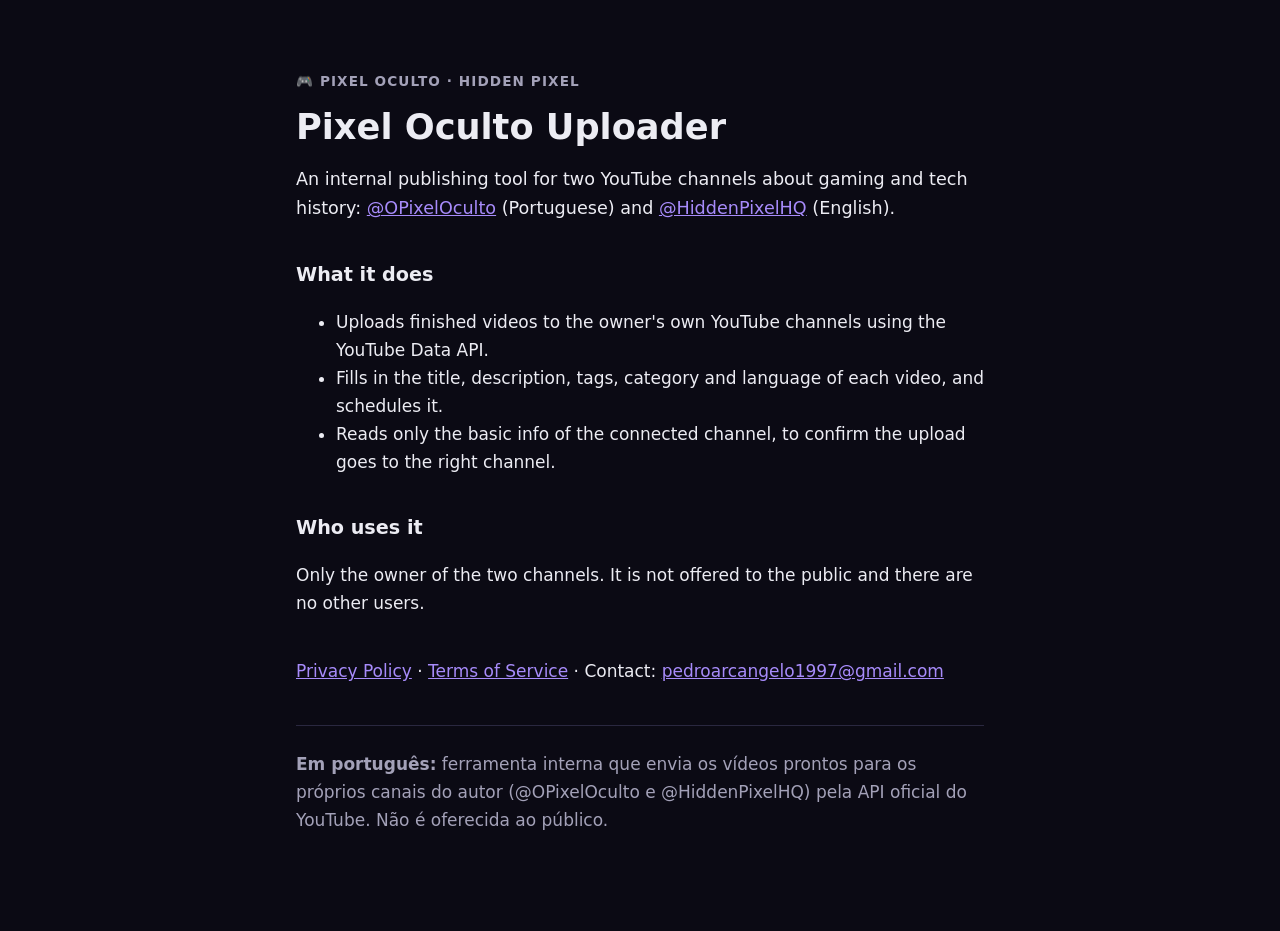
<file: index.html>
<!doctype html>
<html lang="en">
<head>
<meta charset="utf-8">
<meta name="viewport" content="width=device-width, initial-scale=1">
<title>Pixel Oculto Uploader</title>
<link rel="stylesheet" href="style.css">
</head>
<body>
<main>
  <p class="tag">🎮 PIXEL OCULTO · HIDDEN PIXEL</p>
  <h1>Pixel Oculto Uploader</h1>
  <p class="lead">An internal publishing tool for two YouTube channels about gaming and tech history:
    <a href="https://www.youtube.com/@OPixelOculto">@OPixelOculto</a> (Portuguese) and
    <a href="https://www.youtube.com/@HiddenPixelHQ">@HiddenPixelHQ</a> (English).</p>

  <h2>What it does</h2>
  <ul>
    <li>Uploads finished videos to the owner's own YouTube channels using the YouTube Data API.</li>
    <li>Fills in the title, description, tags, category and language of each video, and schedules it.</li>
    <li>Reads only the basic info of the connected channel, to confirm the upload goes to the right channel.</li>
  </ul>

  <h2>Who uses it</h2>
  <p>Only the owner of the two channels. It is not offered to the public and there are no other users.</p>

  <p class="links">
    <a href="privacy.html">Privacy Policy</a> ·
    <a href="terms.html">Terms of Service</a> ·
    Contact: <a href="mailto:pedroarcangelo1997@gmail.com">pedroarcangelo1997@gmail.com</a>
  </p>

  <hr>
  <p class="pt"><strong>Em português:</strong> ferramenta interna que envia os vídeos prontos para os
    próprios canais do autor (@OPixelOculto e @HiddenPixelHQ) pela API oficial do YouTube.
    Não é oferecida ao público.</p>
</main>
</body>
</html>
</file>
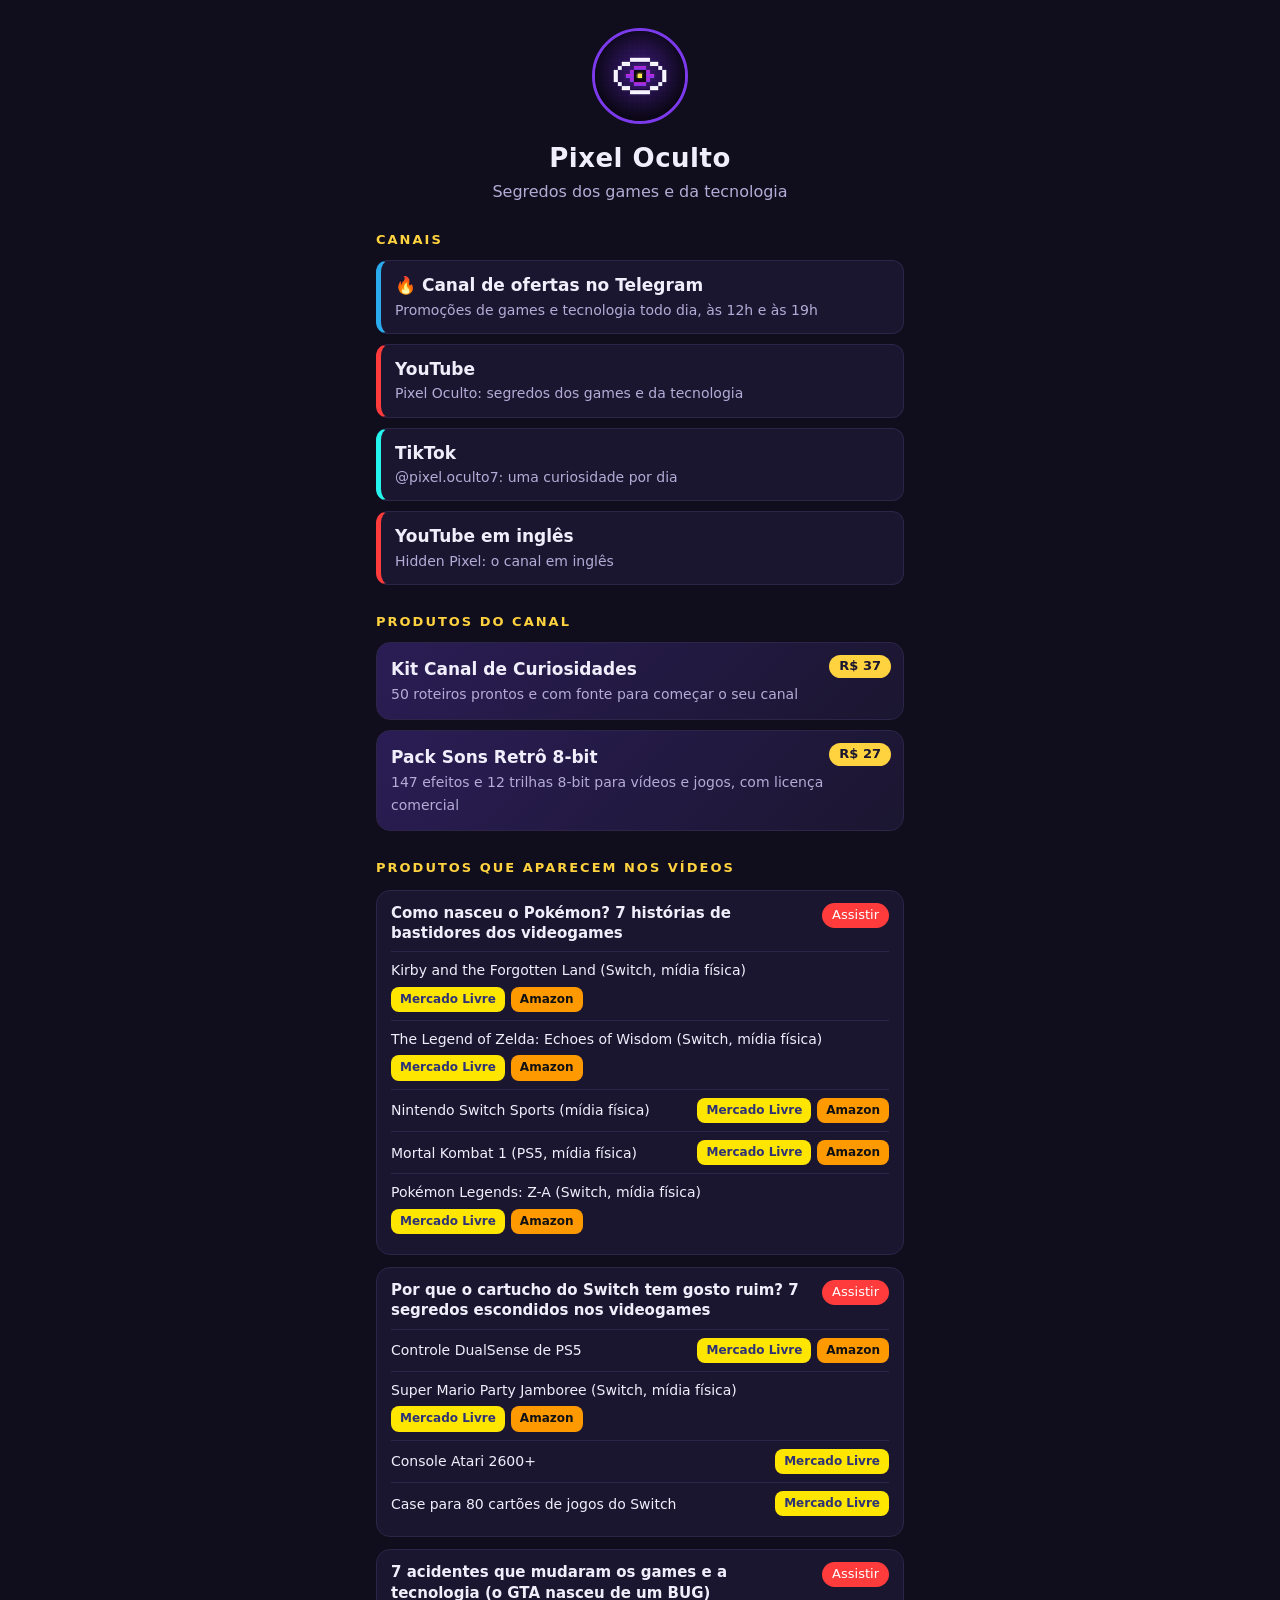
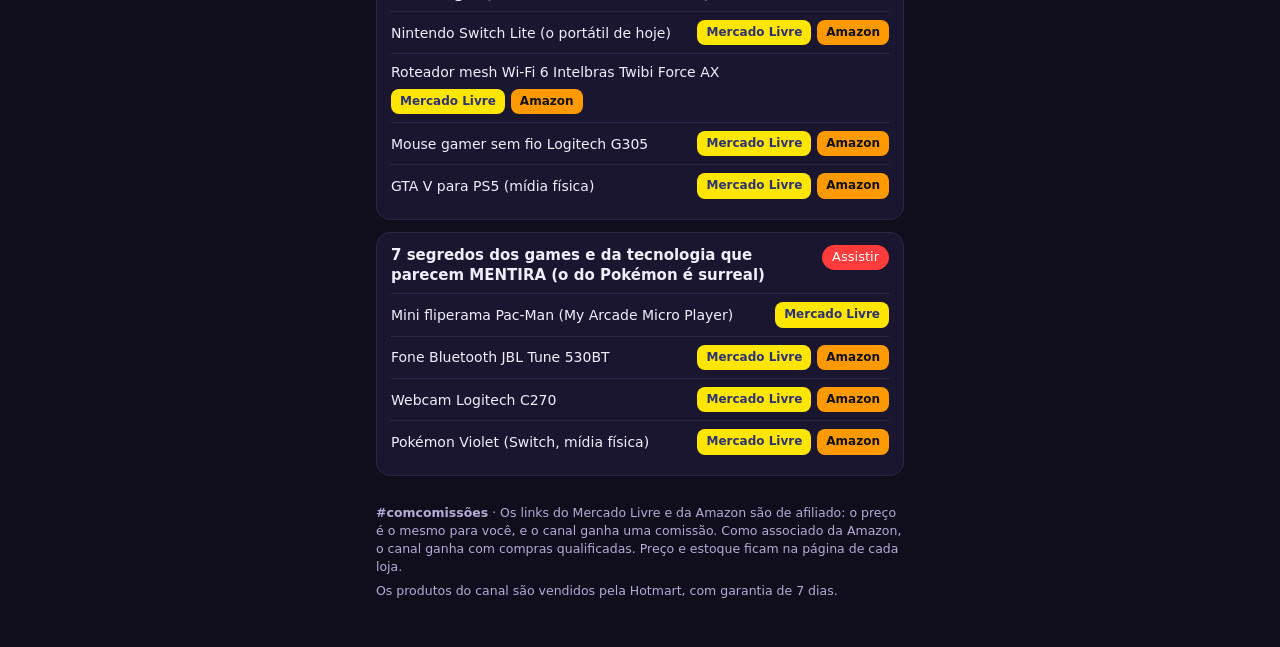
<file: links/index.html>
<!doctype html>
<html lang="pt-BR">
<head>
<meta charset="utf-8">
<meta name="viewport" content="width=device-width, initial-scale=1">
<title>Pixel Oculto · links</title>
<meta name="description" content="Canais, produtos e ofertas do Pixel Oculto, o canal de segredos dos games e da tecnologia.">
<link rel="icon" href="logo.png">
<style>
:root { --bg:#100d1c; --card:#1b1630; --line:#2c2548; --txt:#f1eefc; --sub:#b4acd6; --roxo:#7c3aed; --amarelo:#ffd23f; }
* { box-sizing:border-box; }
body { margin:0; background:var(--bg); color:var(--txt); font:16px/1.45 system-ui,-apple-system,"Segoe UI",Roboto,sans-serif; }
main { max-width:560px; margin:0 auto; padding:28px 16px 40px; }
header { text-align:center; margin-bottom:22px; }
header img { width:96px; height:96px; border-radius:50%; border:3px solid var(--roxo); }
h1 { margin:10px 0 2px; font-size:26px; letter-spacing:.5px; }
header p { margin:0; color:var(--sub); }
h2 { font-size:13px; letter-spacing:2px; text-transform:uppercase; color:var(--amarelo); margin:28px 0 10px; }
a { color:inherit; }
.btn { display:block; text-decoration:none; background:var(--card); border:1px solid var(--line); border-left:5px solid var(--roxo);
        border-radius:12px; padding:12px 14px; margin:10px 0; }
.btn strong { display:block; font-size:17px; }
.btn span { color:var(--sub); font-size:14px; }
.btn.yt { border-left-color:#ff3b3b; } .btn.tt { border-left-color:#25f4ee; } .btn.tg { border-left-color:#2aabee; }
.btn:hover, .card:hover { border-color:var(--roxo); }
.card { display:block; position:relative; text-decoration:none; background:linear-gradient(135deg,#2a1d55,#1b1630);
         border:1px solid var(--line); border-radius:14px; padding:14px 14px 14px; margin:10px 0; }
.card strong { display:block; font-size:17px; padding-right:70px; }
.card span { color:var(--sub); font-size:14px; }
.card .preco { position:absolute; right:12px; top:12px; background:var(--amarelo); color:#1b1630; font-weight:700;
               border-radius:999px; padding:2px 10px; font-size:13px; }
.grupo { background:var(--card); border:1px solid var(--line); border-radius:14px; padding:12px 14px; margin:12px 0; }
.gtopo { display:flex; gap:10px; align-items:flex-start; justify-content:space-between; }
.grupo h3 { margin:0 0 8px; font-size:15px; line-height:1.35; }
.assistir { flex:none; font-size:13px; text-decoration:none; background:var(--line); border-radius:999px; padding:3px 10px; white-space:nowrap; }
.assistir.no-ar { background:#ff3b3b; color:#fff; }
.grupo ul { list-style:none; margin:0; padding:0; }
.grupo li { border-top:1px solid var(--line); padding:8px 0; display:flex; flex-wrap:wrap; gap:6px 10px; justify-content:space-between; align-items:center; }
.prod { font-size:14px; }
.lojas { display:flex; gap:6px; }
.loja { font-size:12px; font-weight:700; text-decoration:none; border-radius:8px; padding:4px 9px; }
.loja.ml { background:#ffe600; color:#2d3277; } .loja.az { background:#ff9900; color:#111; }
footer { margin-top:28px; color:var(--sub); font-size:12.5px; }
footer p { margin:6px 0; }
</style>
</head>
<body>
<main>
  <header>
    <img src="logo.png" alt="Pixel Oculto">
    <h1>Pixel Oculto</h1>
    <p>Segredos dos games e da tecnologia</p>
  </header>

  <h2>Canais</h2>
  <a class="btn tg" href="https://t.me/+bvDlZ4L1S8lkNjgx" target="_blank" rel="noopener"><strong>🔥 Canal de ofertas no Telegram</strong><span>Promoções de games e tecnologia todo dia, às 12h e às 19h</span></a><a class="btn yt" href="https://www.youtube.com/@OPixelOculto" target="_blank" rel="noopener"><strong>YouTube</strong><span>Pixel Oculto: segredos dos games e da tecnologia</span></a><a class="btn tt" href="https://www.tiktok.com/@pixel.oculto7" target="_blank" rel="noopener"><strong>TikTok</strong><span>@pixel.oculto7: uma curiosidade por dia</span></a><a class="btn yt" href="https://www.youtube.com/@HiddenPixelHQ" target="_blank" rel="noopener"><strong>YouTube em inglês</strong><span>Hidden Pixel: o canal em inglês</span></a>

  <h2>Produtos do canal</h2>
  <a class="card" href="https://go.hotmart.com/B108396220Y" target="_blank" rel="noopener"><span class="preco">R$ 37</span><strong>Kit Canal de Curiosidades</strong><span>50 roteiros prontos e com fonte para começar o seu canal</span></a><a class="card" href="https://go.hotmart.com/Q108395725S" target="_blank" rel="noopener"><span class="preco">R$ 27</span><strong>Pack Sons Retrô 8-bit</strong><span>147 efeitos e 12 trilhas 8-bit para vídeos e jogos, com licença comercial</span></a>

  <h2>Produtos que aparecem nos vídeos</h2>
  
    <section class="grupo">
      <div class="gtopo">
        <h3>Como nasceu o Pokémon? 7 histórias de bastidores dos videogames</h3>
        <a class="assistir" data-at="2026-11-28T11:00:00-03:00" data-id="" href="https://www.youtube.com/@OPixelOculto/videos" target="_blank" rel="noopener">Estreia 28/11</a>
      </div>
      <ul><li><span class="prod">Kirby and the Forgotten Land (Switch, mídia física)</span><span class="lojas"><a class="loja ml" href="https://meli.la/1Kf58wC" rel="sponsored noopener" target="_blank">Mercado Livre</a><a class="loja az" href="https://link.amazon/B0j4YKrQk" rel="sponsored noopener" target="_blank">Amazon</a></span></li><li><span class="prod">The Legend of Zelda: Echoes of Wisdom (Switch, mídia física)</span><span class="lojas"><a class="loja ml" href="https://meli.la/1qqVg5p" rel="sponsored noopener" target="_blank">Mercado Livre</a><a class="loja az" href="https://link.amazon/B0dXdzJxH" rel="sponsored noopener" target="_blank">Amazon</a></span></li><li><span class="prod">Nintendo Switch Sports (mídia física)</span><span class="lojas"><a class="loja ml" href="https://meli.la/1uRG7mu" rel="sponsored noopener" target="_blank">Mercado Livre</a><a class="loja az" href="https://link.amazon/B02zBO711" rel="sponsored noopener" target="_blank">Amazon</a></span></li><li><span class="prod">Mortal Kombat 1 (PS5, mídia física)</span><span class="lojas"><a class="loja ml" href="https://meli.la/2NLqrh1" rel="sponsored noopener" target="_blank">Mercado Livre</a><a class="loja az" href="https://link.amazon/B0eBD3AbD" rel="sponsored noopener" target="_blank">Amazon</a></span></li><li><span class="prod">Pokémon Legends: Z-A (Switch, mídia física)</span><span class="lojas"><a class="loja ml" href="https://meli.la/2haFYVx" rel="sponsored noopener" target="_blank">Mercado Livre</a><a class="loja az" href="https://link.amazon/B08gmdL6n" rel="sponsored noopener" target="_blank">Amazon</a></span></li></ul>
    </section>
    <section class="grupo">
      <div class="gtopo">
        <h3>Por que o cartucho do Switch tem gosto ruim? 7 segredos escondidos nos videogames</h3>
        <a class="assistir" data-at="2026-11-21T11:00:00-03:00" data-id="" href="https://www.youtube.com/@OPixelOculto/videos" target="_blank" rel="noopener">Estreia 21/11</a>
      </div>
      <ul><li><span class="prod">Controle DualSense de PS5</span><span class="lojas"><a class="loja ml" href="https://meli.la/1447L3m" rel="sponsored noopener" target="_blank">Mercado Livre</a><a class="loja az" href="https://link.amazon/B03gbmo3G" rel="sponsored noopener" target="_blank">Amazon</a></span></li><li><span class="prod">Super Mario Party Jamboree (Switch, mídia física)</span><span class="lojas"><a class="loja ml" href="https://meli.la/1YZhs53" rel="sponsored noopener" target="_blank">Mercado Livre</a><a class="loja az" href="https://link.amazon/B0fIppUAp" rel="sponsored noopener" target="_blank">Amazon</a></span></li><li><span class="prod">Console Atari 2600+</span><span class="lojas"><a class="loja ml" href="https://meli.la/2WFyMmD" rel="sponsored noopener" target="_blank">Mercado Livre</a></span></li><li><span class="prod">Case para 80 cartões de jogos do Switch</span><span class="lojas"><a class="loja ml" href="https://meli.la/1dieuGV" rel="sponsored noopener" target="_blank">Mercado Livre</a></span></li></ul>
    </section>
    <section class="grupo">
      <div class="gtopo">
        <h3>7 acidentes que mudaram os games e a tecnologia (o GTA nasceu de um BUG)</h3>
        <a class="assistir" data-at="2026-11-14T11:00:00-03:00" data-id="CxWa5fQFKBE" href="https://www.youtube.com/@OPixelOculto/videos" target="_blank" rel="noopener">Estreia 14/11</a>
      </div>
      <ul><li><span class="prod">Nintendo Switch Lite (o portátil de hoje)</span><span class="lojas"><a class="loja ml" href="https://meli.la/19FwrXG" rel="sponsored noopener" target="_blank">Mercado Livre</a><a class="loja az" href="https://link.amazon/B06GuG6C2" rel="sponsored noopener" target="_blank">Amazon</a></span></li><li><span class="prod">Roteador mesh Wi-Fi 6 Intelbras Twibi Force AX</span><span class="lojas"><a class="loja ml" href="https://meli.la/1nhDYZF" rel="sponsored noopener" target="_blank">Mercado Livre</a><a class="loja az" href="https://link.amazon/B0fVuxrOH" rel="sponsored noopener" target="_blank">Amazon</a></span></li><li><span class="prod">Mouse gamer sem fio Logitech G305</span><span class="lojas"><a class="loja ml" href="https://meli.la/17aUT5T" rel="sponsored noopener" target="_blank">Mercado Livre</a><a class="loja az" href="https://link.amazon/B0hCwK9Lo" rel="sponsored noopener" target="_blank">Amazon</a></span></li><li><span class="prod">GTA V para PS5 (mídia física)</span><span class="lojas"><a class="loja ml" href="https://meli.la/1LjgEYH" rel="sponsored noopener" target="_blank">Mercado Livre</a><a class="loja az" href="https://link.amazon/B0aIJ2EQ3" rel="sponsored noopener" target="_blank">Amazon</a></span></li></ul>
    </section>
    <section class="grupo">
      <div class="gtopo">
        <h3>7 segredos dos games e da tecnologia que parecem MENTIRA (o do Pokémon é surreal)</h3>
        <a class="assistir" data-at="2026-11-07T11:00:00-03:00" data-id="_H9hSfgZbHY" href="https://www.youtube.com/@OPixelOculto/videos" target="_blank" rel="noopener">Estreia 07/11</a>
      </div>
      <ul><li><span class="prod">Mini fliperama Pac-Man (My Arcade Micro Player)</span><span class="lojas"><a class="loja ml" href="https://meli.la/1Br8Ckv" rel="sponsored noopener" target="_blank">Mercado Livre</a></span></li><li><span class="prod">Fone Bluetooth JBL Tune 530BT</span><span class="lojas"><a class="loja ml" href="https://meli.la/2N3uGCz" rel="sponsored noopener" target="_blank">Mercado Livre</a><a class="loja az" href="https://link.amazon/B0gnFST2x" rel="sponsored noopener" target="_blank">Amazon</a></span></li><li><span class="prod">Webcam Logitech C270</span><span class="lojas"><a class="loja ml" href="https://meli.la/2PvJamD" rel="sponsored noopener" target="_blank">Mercado Livre</a><a class="loja az" href="https://link.amazon/B07lQs5iS" rel="sponsored noopener" target="_blank">Amazon</a></span></li><li><span class="prod">Pokémon Violet (Switch, mídia física)</span><span class="lojas"><a class="loja ml" href="https://meli.la/2Wvzt1L" rel="sponsored noopener" target="_blank">Mercado Livre</a><a class="loja az" href="https://link.amazon/B0geBmxLt" rel="sponsored noopener" target="_blank">Amazon</a></span></li></ul>
    </section>

  <footer>
    <p><strong>#comcomissões</strong> · Os links do Mercado Livre e da Amazon são de afiliado: o preço é o mesmo para você,
      e o canal ganha uma comissão. Como associado da Amazon, o canal ganha com compras qualificadas.
      Preço e estoque ficam na página de cada loja.</p>
    <p>Os produtos do canal são vendidos pela Hotmart, com garantia de 7 dias.</p>
  </footer>
</main>
<script>
document.querySelectorAll('.assistir').forEach(function (a) {
  if (Date.now() >= Date.parse(a.dataset.at)) {
    a.textContent = 'Assistir';
    a.classList.add('no-ar');
    if (a.dataset.id) a.href = 'https://www.youtube.com/watch?v=' + a.dataset.id;
  }
});
</script>
</body>
</html>
</file>
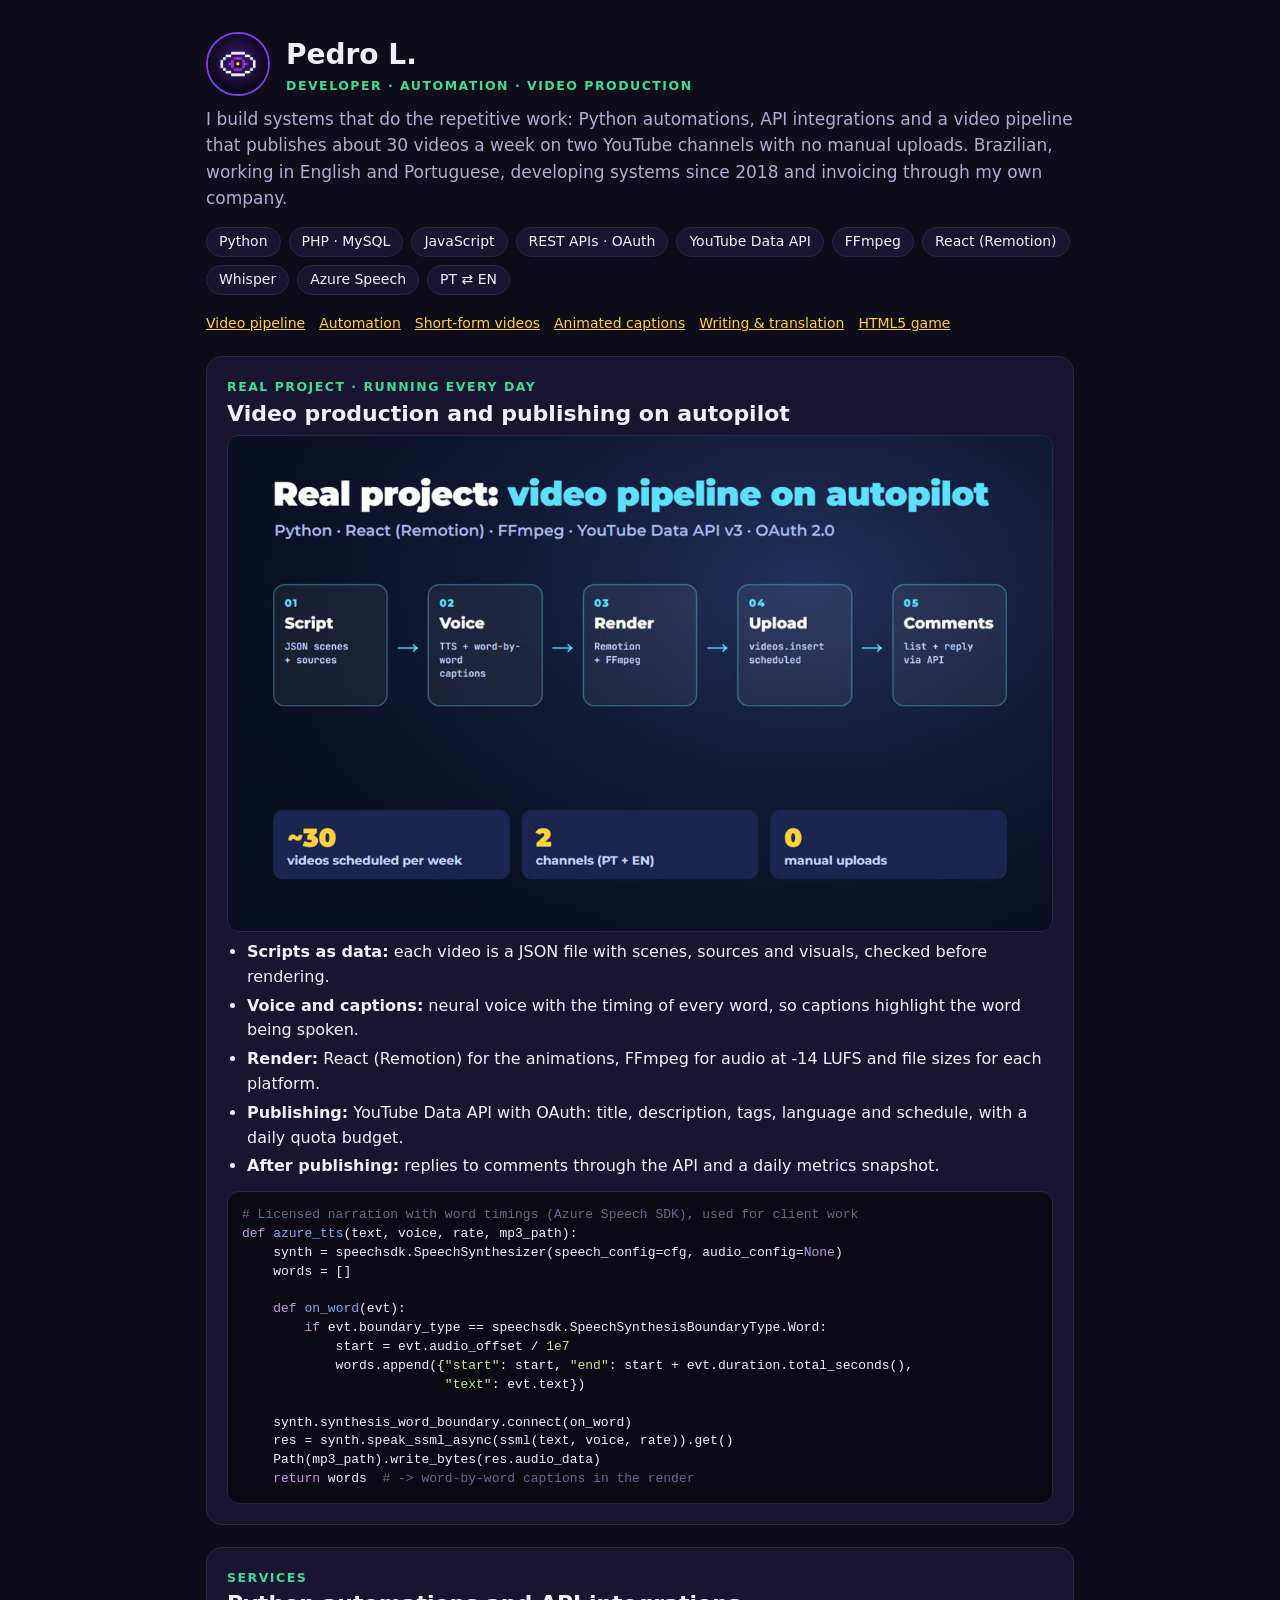
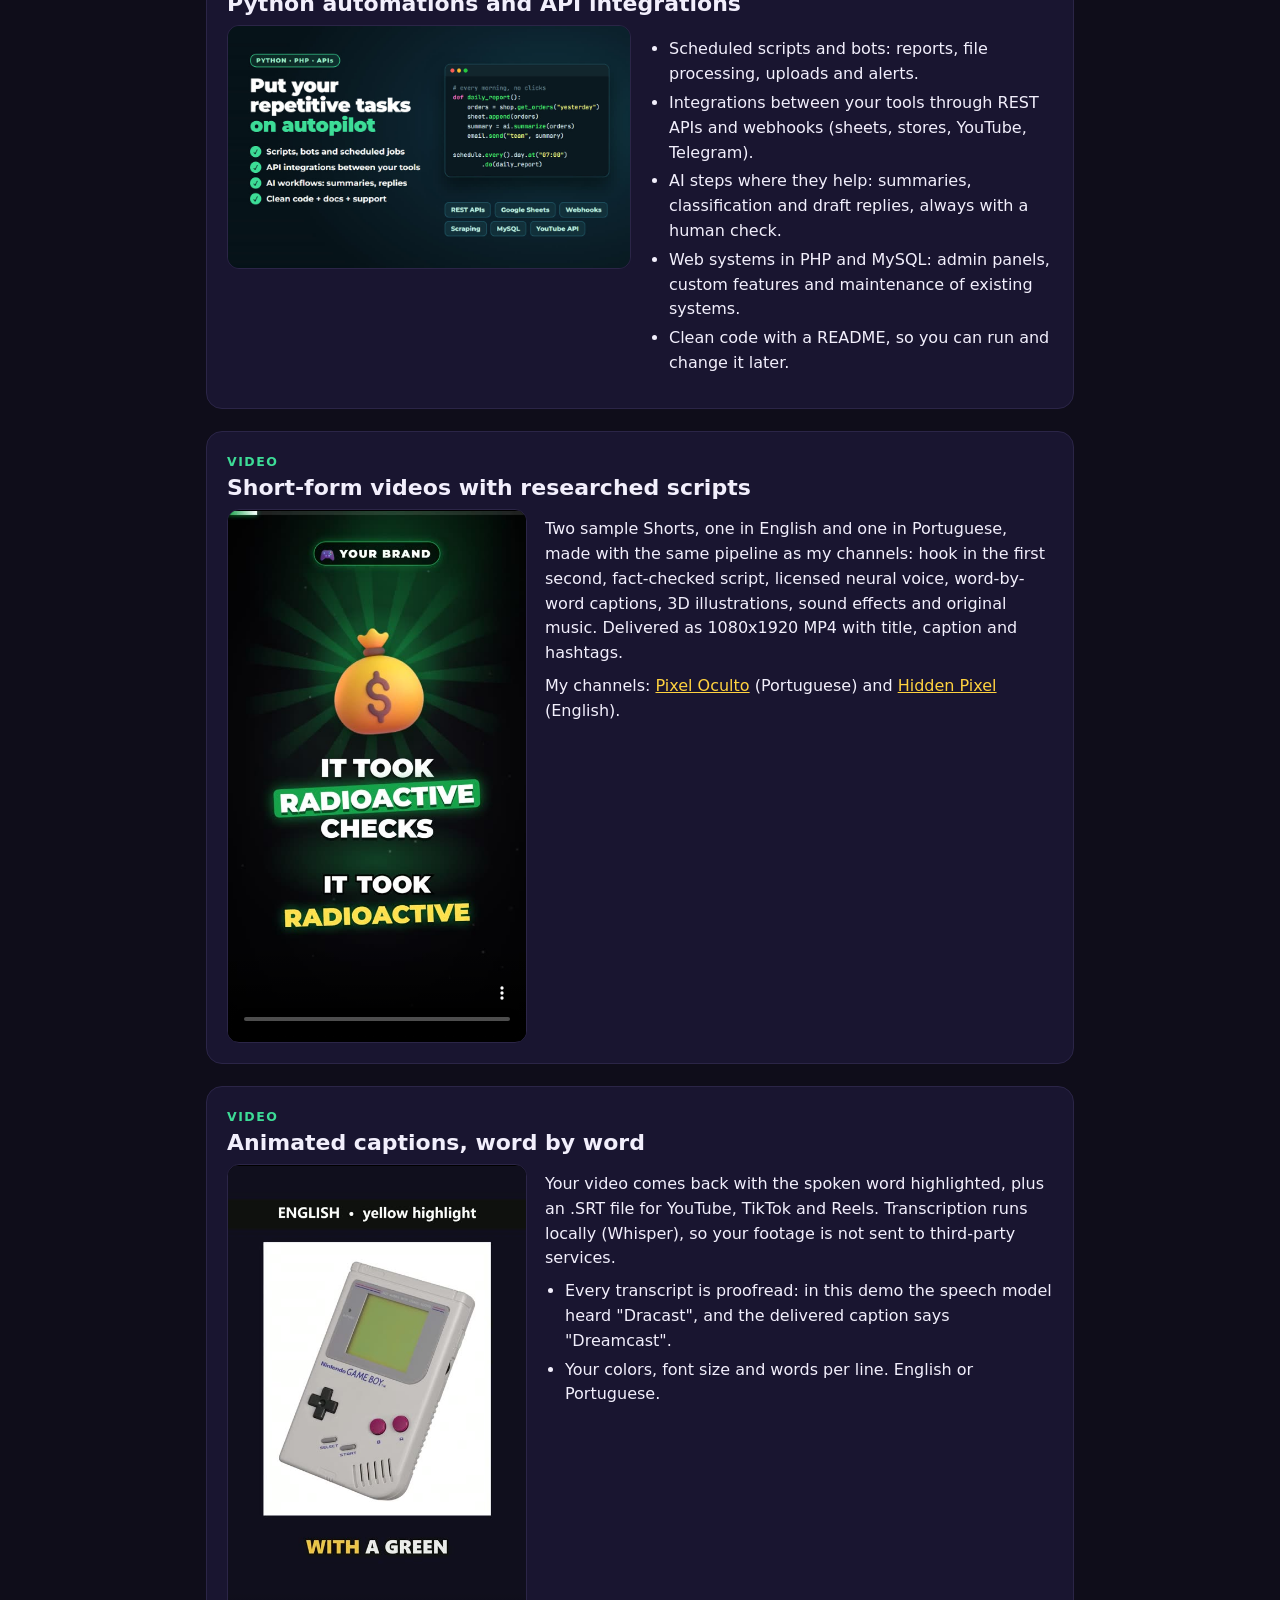
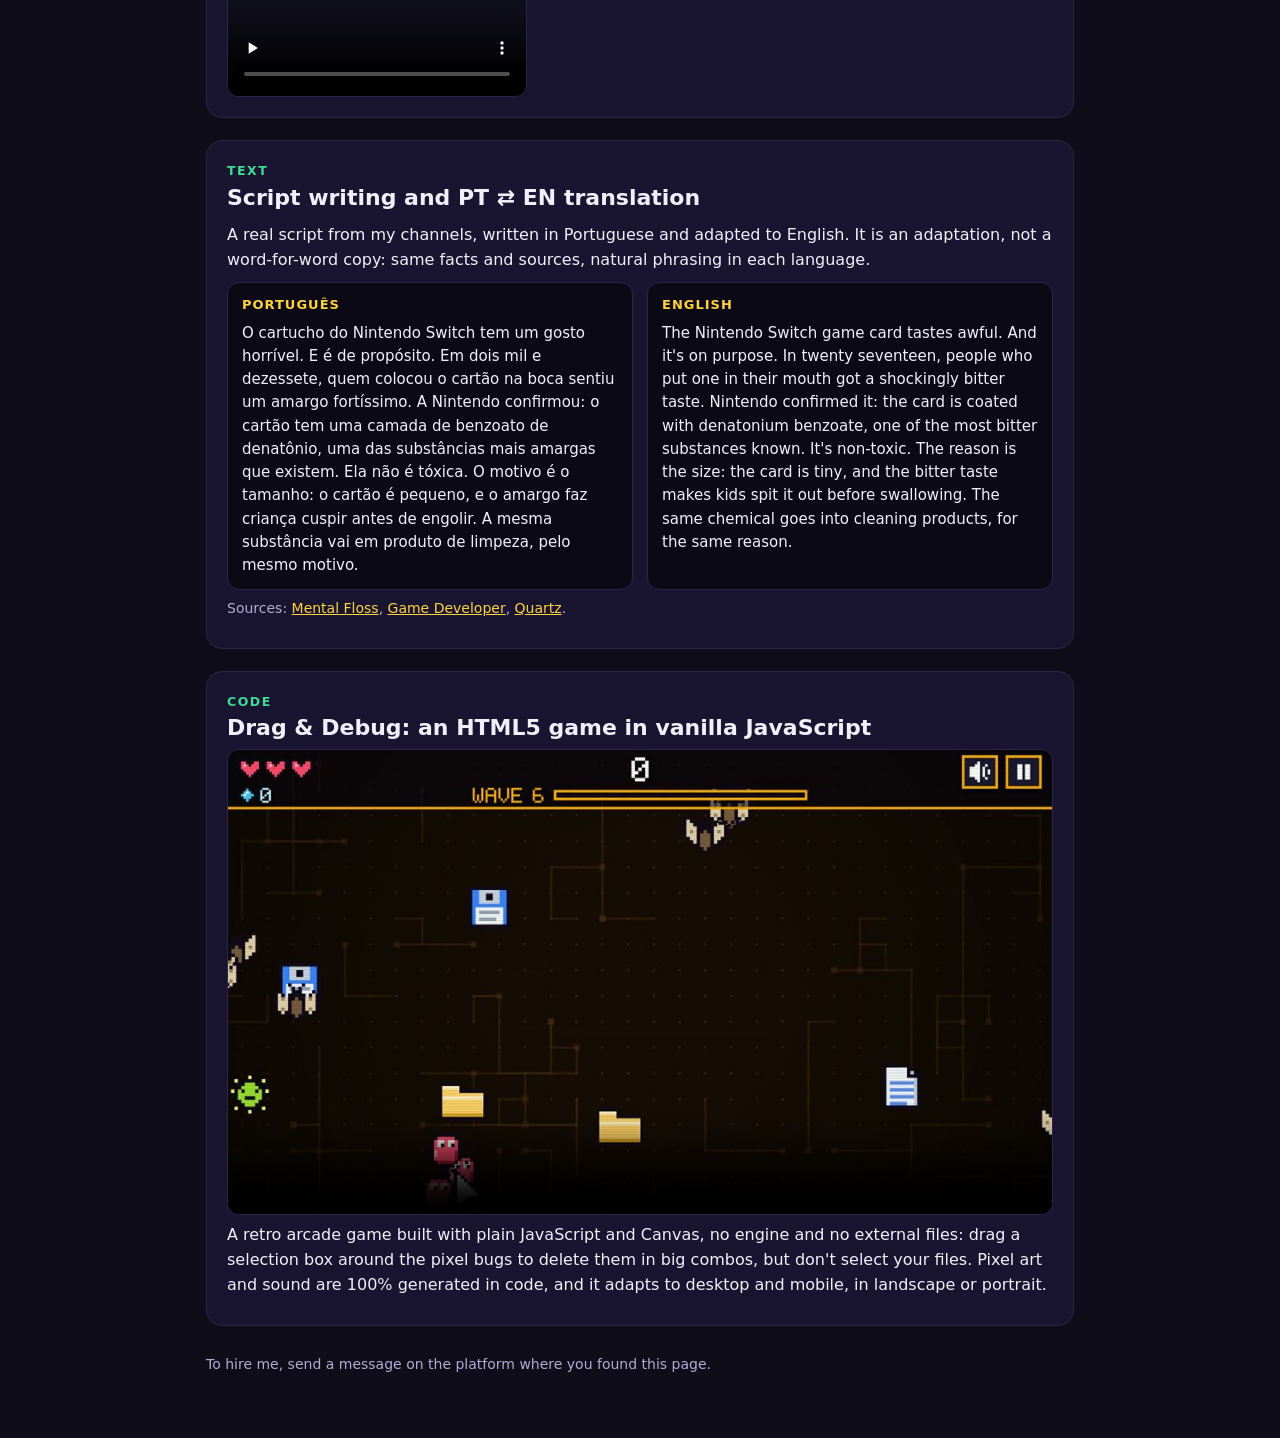
<file: portfolio/index.html>
<!doctype html>
<html lang="en">
<head>
<meta charset="utf-8">
<meta name="viewport" content="width=device-width, initial-scale=1">
<title>Pedro L. · Portfolio</title>
<meta name="description" content="Python automation, API integrations, short-form video production, animated captions and PT/EN writing. Real projects with video, code and text samples.">
<link rel="icon" href="media/logo.png">
<style>
:root { --bg:#0f0d1a; --card:#191530; --line:#2b2547; --txt:#f2effc; --sub:#b3abd4; --roxo:#7c3aed; --amarelo:#ffd23f; --verde:#3ddc97; }
* { box-sizing:border-box; }
body { margin:0; background:var(--bg); color:var(--txt); font:16px/1.55 system-ui,-apple-system,"Segoe UI",Roboto,sans-serif; }
main { max-width:900px; margin:0 auto; padding:32px 16px 48px; }
a { color:var(--amarelo); }
header { display:flex; gap:16px; align-items:center; margin-bottom:8px; }
header img { width:64px; height:64px; border-radius:50%; border:2px solid var(--roxo); }
h1 { margin:0; font-size:28px; }
.lead { color:var(--sub); margin:10px 0 0; font-size:17px; }
.chips { display:flex; flex-wrap:wrap; gap:8px; margin:16px 0 4px; padding:0; list-style:none; }
.chips li { background:var(--card); border:1px solid var(--line); border-radius:999px; padding:3px 12px; font-size:14px; }
nav { display:flex; flex-wrap:wrap; gap:6px 14px; margin:18px 0 8px; font-size:14px; }
section { background:var(--card); border:1px solid var(--line); border-radius:16px; padding:20px; margin:22px 0; }
h2 { margin:0 0 4px; font-size:22px; }
.kicker { color:var(--verde); font-size:12.5px; letter-spacing:1.5px; text-transform:uppercase; font-weight:700; }
section p { margin:8px 0; }
ul.pts { margin:8px 0; padding-left:20px; } ul.pts li { margin:4px 0; }
.grid { display:grid; grid-template-columns:1fr 1fr; gap:18px; align-items:start; }
.grid.v { grid-template-columns:minmax(0,300px) 1fr; }
img.wide, video.wide { width:100%; border-radius:12px; border:1px solid var(--line); display:block; }
video.tall { width:100%; max-width:300px; aspect-ratio:9/16; border-radius:12px; border:1px solid var(--line); background:#000; display:block; }
pre { background:#0b0914; border:1px solid var(--line); border-radius:12px; padding:14px; overflow-x:auto; font-size:13px; line-height:1.45; margin:12px 0 0; }
code { font-family:ui-monospace,Consolas,"Cascadia Code",monospace; }
.k { color:#c792ea; } .s { color:#c3e88d; } .c { color:#6b6590; } .f { color:#82aaff; }
.cols { display:grid; grid-template-columns:1fr 1fr; gap:14px; margin-top:10px; }
.cols div { background:#0b0914; border:1px solid var(--line); border-radius:12px; padding:12px 14px; font-size:15px; }
.cols h3 { margin:0 0 6px; font-size:13px; letter-spacing:1px; color:var(--amarelo); text-transform:uppercase; }
.src { font-size:14px; color:var(--sub); }
footer { color:var(--sub); font-size:14px; margin-top:28px; }
@media (max-width:700px) { .grid, .grid.v, .cols { grid-template-columns:1fr; } video.tall { margin:0 auto; } h1 { font-size:24px; } }
</style>
</head>
<body>
<main>
  <header>
    <img src="media/logo.png" alt="">
    <div>
      <h1>Pedro L.</h1>
      <div class="kicker">Developer · automation · video production</div>
    </div>
  </header>
  <p class="lead">I build systems that do the repetitive work: Python automations, API integrations and a video pipeline that
    publishes about 30 videos a week on two YouTube channels with no manual uploads. Brazilian, working in English and Portuguese,
    developing systems since 2018 and invoicing through my own company.</p>
  <ul class="chips">
    <li>Python</li><li>PHP · MySQL</li><li>JavaScript</li><li>REST APIs · OAuth</li><li>YouTube Data API</li>
    <li>FFmpeg</li><li>React (Remotion)</li><li>Whisper</li><li>Azure Speech</li><li>PT ⇄ EN</li>
  </ul>
  <nav>
    <a href="#pipeline">Video pipeline</a><a href="#automation">Automation</a><a href="#shorts">Short-form videos</a>
    <a href="#captions">Animated captions</a><a href="#writing">Writing &amp; translation</a><a href="#game">HTML5 game</a>
  </nav>

  <section id="pipeline">
    <div class="kicker">Real project · running every day</div>
    <h2>Video production and publishing on autopilot</h2>
    <img class="wide" src="media/pipeline.jpg" alt="Pipeline: script, voice, render, upload, comments" loading="lazy">
    <ul class="pts">
      <li><strong>Scripts as data:</strong> each video is a JSON file with scenes, sources and visuals, checked before rendering.</li>
      <li><strong>Voice and captions:</strong> neural voice with the timing of every word, so captions highlight the word being spoken.</li>
      <li><strong>Render:</strong> React (Remotion) for the animations, FFmpeg for audio at -14 LUFS and file sizes for each platform.</li>
      <li><strong>Publishing:</strong> YouTube Data API with OAuth: title, description, tags, language and schedule, with a daily quota budget.</li>
      <li><strong>After publishing:</strong> replies to comments through the API and a daily metrics snapshot.</li>
    </ul>
    <pre><code><span class="c"># Licensed narration with word timings (Azure Speech SDK), used for client work</span>
<span class="k">def</span> <span class="f">azure_tts</span>(text, voice, rate, mp3_path):
    synth = speechsdk.SpeechSynthesizer(speech_config=cfg, audio_config=<span class="k">None</span>)
    words = []

    <span class="k">def</span> <span class="f">on_word</span>(evt):
        <span class="k">if</span> evt.boundary_type == speechsdk.SpeechSynthesisBoundaryType.Word:
            start = evt.audio_offset / <span class="s">1e7</span>
            words.append({<span class="s">"start"</span>: start, <span class="s">"end"</span>: start + evt.duration.total_seconds(),
                          <span class="s">"text"</span>: evt.text})

    synth.synthesis_word_boundary.connect(on_word)
    res = synth.speak_ssml_async(ssml(text, voice, rate)).get()
    Path(mp3_path).write_bytes(res.audio_data)
    <span class="k">return</span> words  <span class="c"># -> word-by-word captions in the render</span></code></pre>
  </section>

  <section id="automation">
    <div class="kicker">Services</div>
    <h2>Python automations and API integrations</h2>
    <div class="grid">
      <img class="wide" src="media/automation.jpg" alt="Automation examples" loading="lazy">
      <ul class="pts">
        <li>Scheduled scripts and bots: reports, file processing, uploads and alerts.</li>
        <li>Integrations between your tools through REST APIs and webhooks (sheets, stores, YouTube, Telegram).</li>
        <li>AI steps where they help: summaries, classification and draft replies, always with a human check.</li>
        <li>Web systems in PHP and MySQL: admin panels, custom features and maintenance of existing systems.</li>
        <li>Clean code with a README, so you can run and change it later.</li>
      </ul>
    </div>
  </section>

  <section id="shorts">
    <div class="kicker">Video</div>
    <h2>Short-form videos with researched scripts</h2>
    <div class="grid v">
      <video class="tall" src="media/shorts-demo.mp4" poster="media/shorts-poster.jpg" controls preload="none" playsinline></video>
      <div>
        <p>Two sample Shorts, one in English and one in Portuguese, made with the same pipeline as my channels:
          hook in the first second, fact-checked script, licensed neural voice, word-by-word captions, 3D illustrations,
          sound effects and original music. Delivered as 1080x1920 MP4 with title, caption and hashtags.</p>
        <p>My channels: <a href="https://www.youtube.com/@OPixelOculto" target="_blank" rel="noopener">Pixel Oculto</a> (Portuguese)
          and <a href="https://www.youtube.com/@HiddenPixelHQ" target="_blank" rel="noopener">Hidden Pixel</a> (English).</p>
      </div>
    </div>
  </section>

  <section id="captions">
    <div class="kicker">Video</div>
    <h2>Animated captions, word by word</h2>
    <div class="grid v">
      <video class="tall" src="media/captions-demo.mp4" poster="media/captions-poster.jpg" controls preload="none" playsinline></video>
      <div>
        <p>Your video comes back with the spoken word highlighted, plus an .SRT file for YouTube, TikTok and Reels.
          Transcription runs locally (Whisper), so your footage is not sent to third-party services.</p>
        <ul class="pts">
          <li>Every transcript is proofread: in this demo the speech model heard "Dracast", and the delivered caption says "Dreamcast".</li>
          <li>Your colors, font size and words per line. English or Portuguese.</li>
        </ul>
      </div>
    </div>
  </section>

  <section id="writing">
    <div class="kicker">Text</div>
    <h2>Script writing and PT ⇄ EN translation</h2>
    <p>A real script from my channels, written in Portuguese and adapted to English. It is an adaptation, not a word-for-word copy:
      same facts and sources, natural phrasing in each language.</p>
    <div class="cols">
      <div><h3>Português</h3>O cartucho do Nintendo Switch tem um gosto horrível. E é de propósito. Em dois mil e dezessete, quem colocou o
        cartão na boca sentiu um amargo fortíssimo. A Nintendo confirmou: o cartão tem uma camada de benzoato de denatônio, uma das
        substâncias mais amargas que existem. Ela não é tóxica. O motivo é o tamanho: o cartão é pequeno, e o amargo faz criança cuspir
        antes de engolir. A mesma substância vai em produto de limpeza, pelo mesmo motivo.</div>
      <div><h3>English</h3>The Nintendo Switch game card tastes awful. And it's on purpose. In twenty seventeen, people who put one in their
        mouth got a shockingly bitter taste. Nintendo confirmed it: the card is coated with denatonium benzoate, one of the most bitter
        substances known. It's non-toxic. The reason is the size: the card is tiny, and the bitter taste makes kids spit it out before
        swallowing. The same chemical goes into cleaning products, for the same reason.</div>
    </div>
    <p class="src">Sources: <a href="https://mentalfloss.com/article/92881/nintendo-switch-game-cartridges-taste-terrible-very-good-reason" target="_blank" rel="noopener">Mental Floss</a>,
      <a href="https://gamedeveloper.com/design/nintendo-confirms-switch-cartridges-taste-terrible-aren-t-food" target="_blank" rel="noopener">Game Developer</a>,
      <a href="https://qz.com/922185" target="_blank" rel="noopener">Quartz</a>.</p>
  </section>

  <section id="game">
    <div class="kicker">Code</div>
    <h2>Drag &amp; Debug: an HTML5 game in vanilla JavaScript</h2>
    <video class="wide" src="media/game-demo.mp4" poster="media/game-poster.jpg" controls preload="none" playsinline></video>
    <p>A retro arcade game built with plain JavaScript and Canvas, no engine and no external files: drag a selection box around
      the pixel bugs to delete them in big combos, but don't select your files. Pixel art and sound are 100% generated in code,
      and it adapts to desktop and mobile, in landscape or portrait.</p>
  </section>

  <footer>
    <p>To hire me, send a message on the platform where you found this page.</p>
  </footer>
</main>
</body>
</html>
</file>
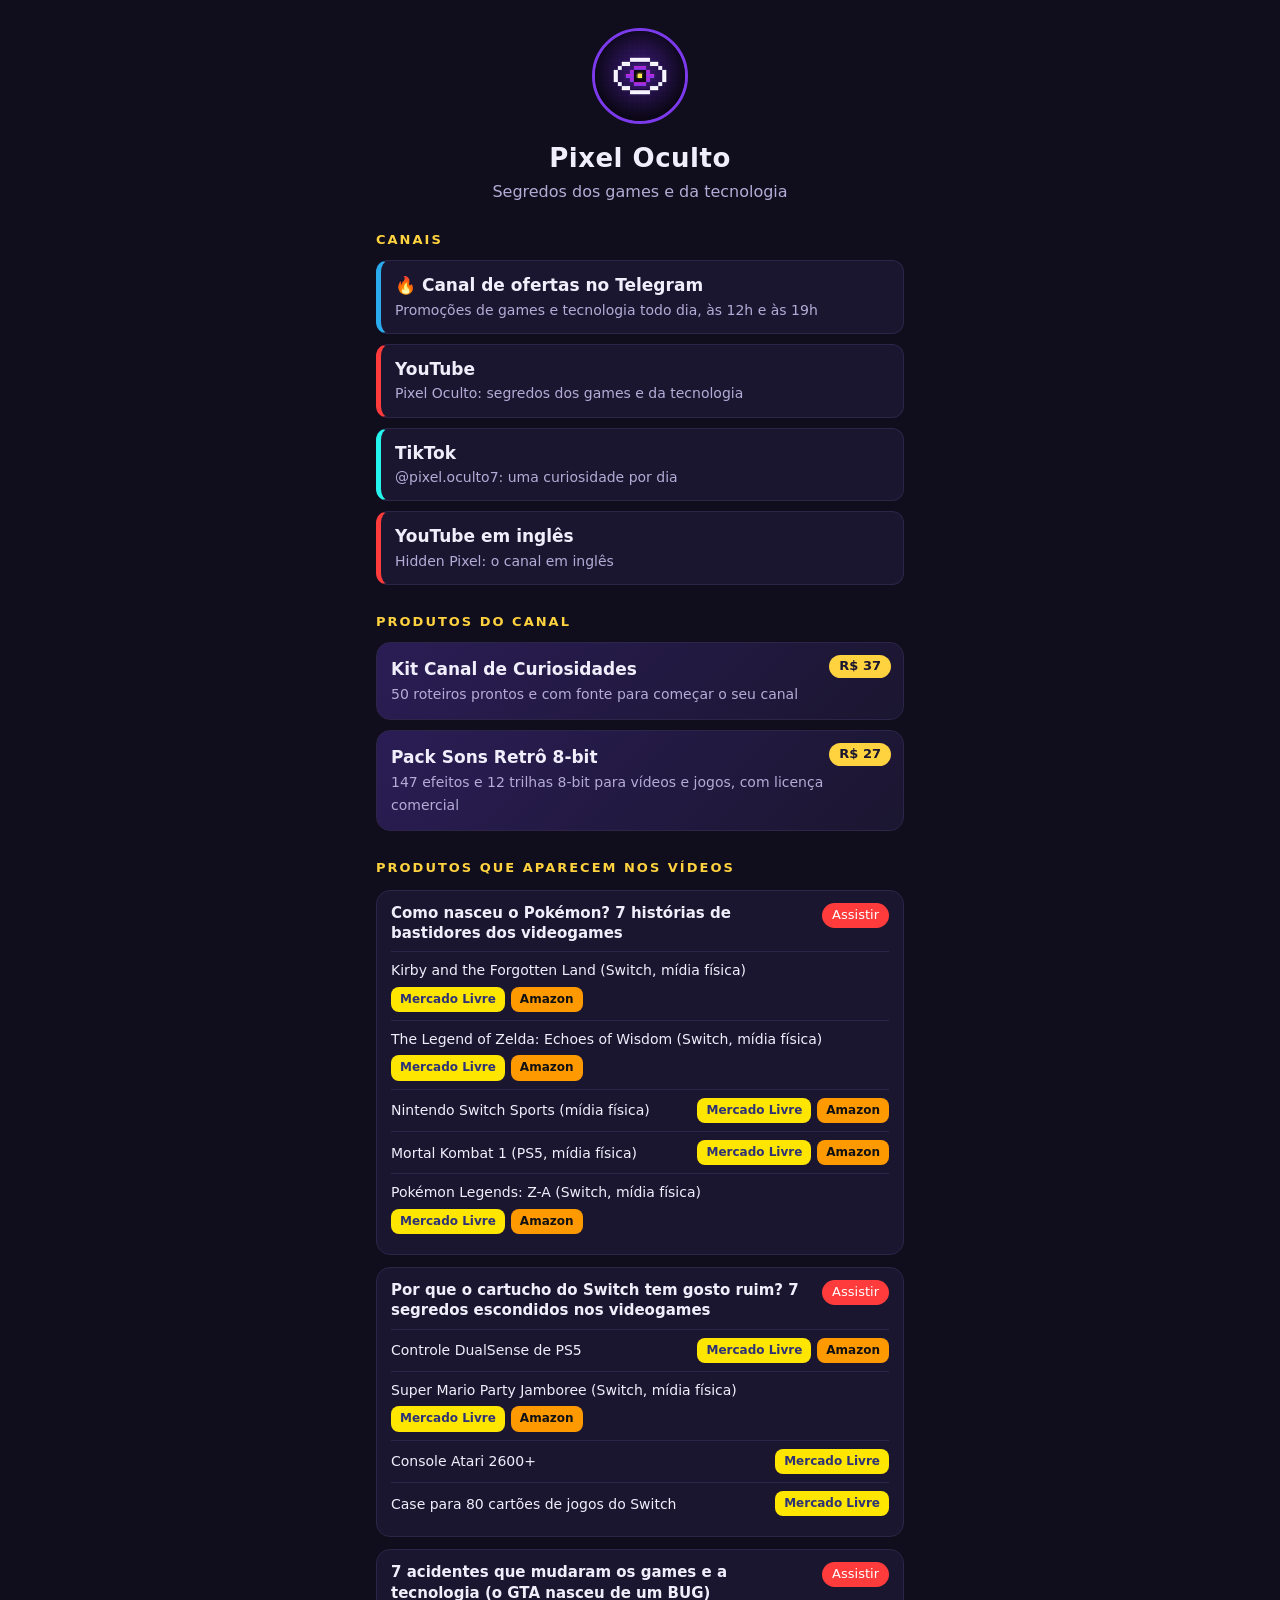
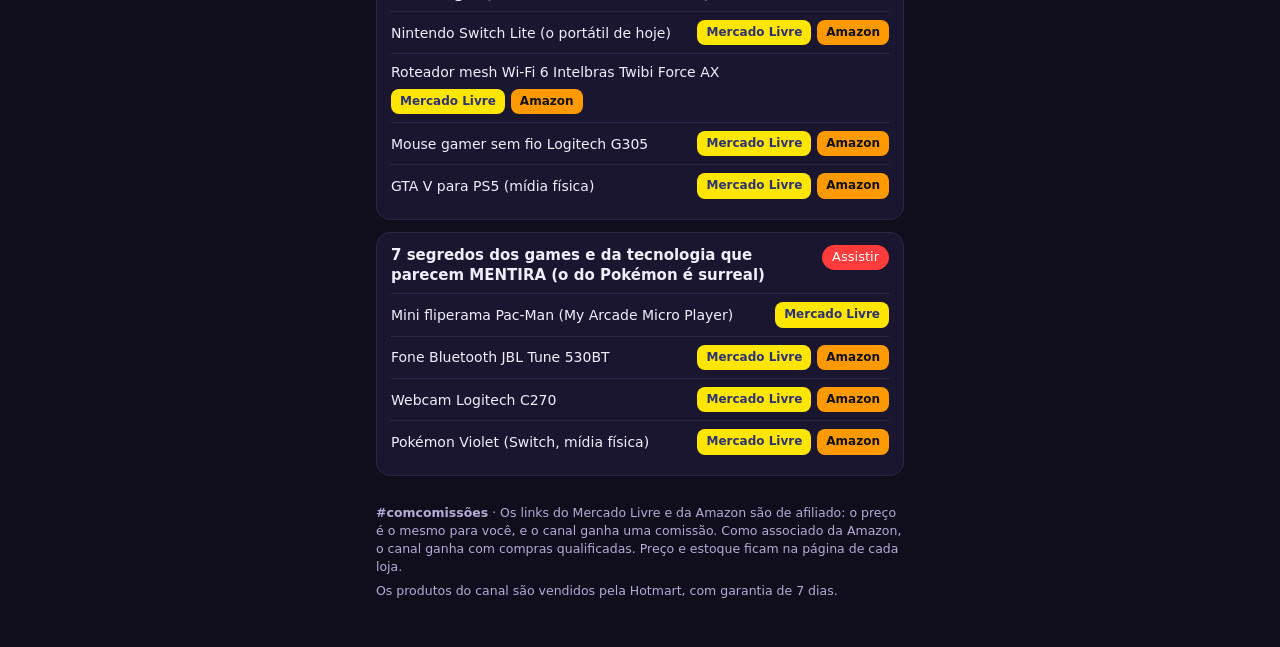
<file: links/tt/index.html>
<!doctype html>
<html lang="pt-BR">
<head>
<meta charset="utf-8">
<meta name="robots" content="noindex">
<meta name="viewport" content="width=device-width, initial-scale=1">
<title>Pixel Oculto · links</title>
<meta name="description" content="Canais, produtos e ofertas do Pixel Oculto, o canal de segredos dos games e da tecnologia.">
<link rel="icon" href="../logo.png">
<style>
:root { --bg:#100d1c; --card:#1b1630; --line:#2c2548; --txt:#f1eefc; --sub:#b4acd6; --roxo:#7c3aed; --amarelo:#ffd23f; }
* { box-sizing:border-box; }
body { margin:0; background:var(--bg); color:var(--txt); font:16px/1.45 system-ui,-apple-system,"Segoe UI",Roboto,sans-serif; }
main { max-width:560px; margin:0 auto; padding:28px 16px 40px; }
header { text-align:center; margin-bottom:22px; }
header img { width:96px; height:96px; border-radius:50%; border:3px solid var(--roxo); }
h1 { margin:10px 0 2px; font-size:26px; letter-spacing:.5px; }
header p { margin:0; color:var(--sub); }
h2 { font-size:13px; letter-spacing:2px; text-transform:uppercase; color:var(--amarelo); margin:28px 0 10px; }
a { color:inherit; }
.btn { display:block; text-decoration:none; background:var(--card); border:1px solid var(--line); border-left:5px solid var(--roxo);
        border-radius:12px; padding:12px 14px; margin:10px 0; }
.btn strong { display:block; font-size:17px; }
.btn span { color:var(--sub); font-size:14px; }
.btn.yt { border-left-color:#ff3b3b; } .btn.tt { border-left-color:#25f4ee; } .btn.tg { border-left-color:#2aabee; }
.btn:hover, .card:hover { border-color:var(--roxo); }
.card { display:block; position:relative; text-decoration:none; background:linear-gradient(135deg,#2a1d55,#1b1630);
         border:1px solid var(--line); border-radius:14px; padding:14px 14px 14px; margin:10px 0; }
.card strong { display:block; font-size:17px; padding-right:70px; }
.card span { color:var(--sub); font-size:14px; }
.card .preco { position:absolute; right:12px; top:12px; background:var(--amarelo); color:#1b1630; font-weight:700;
               border-radius:999px; padding:2px 10px; font-size:13px; }
.grupo { background:var(--card); border:1px solid var(--line); border-radius:14px; padding:12px 14px; margin:12px 0; }
.gtopo { display:flex; gap:10px; align-items:flex-start; justify-content:space-between; }
.grupo h3 { margin:0 0 8px; font-size:15px; line-height:1.35; }
.assistir { flex:none; font-size:13px; text-decoration:none; background:var(--line); border-radius:999px; padding:3px 10px; white-space:nowrap; }
.assistir.no-ar { background:#ff3b3b; color:#fff; }
.grupo ul { list-style:none; margin:0; padding:0; }
.grupo li { border-top:1px solid var(--line); padding:8px 0; display:flex; flex-wrap:wrap; gap:6px 10px; justify-content:space-between; align-items:center; }
.prod { font-size:14px; }
.lojas { display:flex; gap:6px; }
.loja { font-size:12px; font-weight:700; text-decoration:none; border-radius:8px; padding:4px 9px; }
.loja.ml { background:#ffe600; color:#2d3277; } .loja.az { background:#ff9900; color:#111; }
footer { margin-top:28px; color:var(--sub); font-size:12.5px; }
footer p { margin:6px 0; }
</style>
</head>
<body>
<main>
  <header>
    <img src="../logo.png" alt="Pixel Oculto">
    <h1>Pixel Oculto</h1>
    <p>Segredos dos games e da tecnologia</p>
  </header>

  <h2>Canais</h2>
  <a class="btn tg" href="https://t.me/+UoytrN65ISQzZTBh" target="_blank" rel="noopener"><strong>🔥 Canal de ofertas no Telegram</strong><span>Promoções de games e tecnologia todo dia, às 12h e às 19h</span></a><a class="btn yt" href="https://www.youtube.com/@OPixelOculto" target="_blank" rel="noopener"><strong>YouTube</strong><span>Pixel Oculto: segredos dos games e da tecnologia</span></a><a class="btn tt" href="https://www.tiktok.com/@pixel.oculto7" target="_blank" rel="noopener"><strong>TikTok</strong><span>@pixel.oculto7: uma curiosidade por dia</span></a><a class="btn yt" href="https://www.youtube.com/@HiddenPixelHQ" target="_blank" rel="noopener"><strong>YouTube em inglês</strong><span>Hidden Pixel: o canal em inglês</span></a>

  <h2>Produtos do canal</h2>
  <a class="card" href="https://go.hotmart.com/B108396220Y" target="_blank" rel="noopener"><span class="preco">R$ 37</span><strong>Kit Canal de Curiosidades</strong><span>50 roteiros prontos e com fonte para começar o seu canal</span></a><a class="card" href="https://go.hotmart.com/Q108395725S" target="_blank" rel="noopener"><span class="preco">R$ 27</span><strong>Pack Sons Retrô 8-bit</strong><span>147 efeitos e 12 trilhas 8-bit para vídeos e jogos, com licença comercial</span></a>

  <h2>Produtos que aparecem nos vídeos</h2>
  
    <section class="grupo">
      <div class="gtopo">
        <h3>Como nasceu o Pokémon? 7 histórias de bastidores dos videogames</h3>
        <a class="assistir" data-at="2026-11-28T11:00:00-03:00" data-id="" href="https://www.youtube.com/@OPixelOculto/videos" target="_blank" rel="noopener">Estreia 28/11</a>
      </div>
      <ul><li><span class="prod">Kirby and the Forgotten Land (Switch, mídia física)</span><span class="lojas"><a class="loja ml" href="https://meli.la/1Kf58wC" rel="sponsored noopener" target="_blank">Mercado Livre</a><a class="loja az" href="https://link.amazon/B0j4YKrQk" rel="sponsored noopener" target="_blank">Amazon</a></span></li><li><span class="prod">The Legend of Zelda: Echoes of Wisdom (Switch, mídia física)</span><span class="lojas"><a class="loja ml" href="https://meli.la/1qqVg5p" rel="sponsored noopener" target="_blank">Mercado Livre</a><a class="loja az" href="https://link.amazon/B0dXdzJxH" rel="sponsored noopener" target="_blank">Amazon</a></span></li><li><span class="prod">Nintendo Switch Sports (mídia física)</span><span class="lojas"><a class="loja ml" href="https://meli.la/1uRG7mu" rel="sponsored noopener" target="_blank">Mercado Livre</a><a class="loja az" href="https://link.amazon/B02zBO711" rel="sponsored noopener" target="_blank">Amazon</a></span></li><li><span class="prod">Mortal Kombat 1 (PS5, mídia física)</span><span class="lojas"><a class="loja ml" href="https://meli.la/2NLqrh1" rel="sponsored noopener" target="_blank">Mercado Livre</a><a class="loja az" href="https://link.amazon/B0eBD3AbD" rel="sponsored noopener" target="_blank">Amazon</a></span></li><li><span class="prod">Pokémon Legends: Z-A (Switch, mídia física)</span><span class="lojas"><a class="loja ml" href="https://meli.la/2haFYVx" rel="sponsored noopener" target="_blank">Mercado Livre</a><a class="loja az" href="https://link.amazon/B08gmdL6n" rel="sponsored noopener" target="_blank">Amazon</a></span></li></ul>
    </section>
    <section class="grupo">
      <div class="gtopo">
        <h3>Por que o cartucho do Switch tem gosto ruim? 7 segredos escondidos nos videogames</h3>
        <a class="assistir" data-at="2026-11-21T11:00:00-03:00" data-id="" href="https://www.youtube.com/@OPixelOculto/videos" target="_blank" rel="noopener">Estreia 21/11</a>
      </div>
      <ul><li><span class="prod">Controle DualSense de PS5</span><span class="lojas"><a class="loja ml" href="https://meli.la/1447L3m" rel="sponsored noopener" target="_blank">Mercado Livre</a><a class="loja az" href="https://link.amazon/B03gbmo3G" rel="sponsored noopener" target="_blank">Amazon</a></span></li><li><span class="prod">Super Mario Party Jamboree (Switch, mídia física)</span><span class="lojas"><a class="loja ml" href="https://meli.la/1YZhs53" rel="sponsored noopener" target="_blank">Mercado Livre</a><a class="loja az" href="https://link.amazon/B0fIppUAp" rel="sponsored noopener" target="_blank">Amazon</a></span></li><li><span class="prod">Console Atari 2600+</span><span class="lojas"><a class="loja ml" href="https://meli.la/2WFyMmD" rel="sponsored noopener" target="_blank">Mercado Livre</a></span></li><li><span class="prod">Case para 80 cartões de jogos do Switch</span><span class="lojas"><a class="loja ml" href="https://meli.la/1dieuGV" rel="sponsored noopener" target="_blank">Mercado Livre</a></span></li></ul>
    </section>
    <section class="grupo">
      <div class="gtopo">
        <h3>7 acidentes que mudaram os games e a tecnologia (o GTA nasceu de um BUG)</h3>
        <a class="assistir" data-at="2026-11-14T11:00:00-03:00" data-id="CxWa5fQFKBE" href="https://www.youtube.com/@OPixelOculto/videos" target="_blank" rel="noopener">Estreia 14/11</a>
      </div>
      <ul><li><span class="prod">Nintendo Switch Lite (o portátil de hoje)</span><span class="lojas"><a class="loja ml" href="https://meli.la/19FwrXG" rel="sponsored noopener" target="_blank">Mercado Livre</a><a class="loja az" href="https://link.amazon/B06GuG6C2" rel="sponsored noopener" target="_blank">Amazon</a></span></li><li><span class="prod">Roteador mesh Wi-Fi 6 Intelbras Twibi Force AX</span><span class="lojas"><a class="loja ml" href="https://meli.la/1nhDYZF" rel="sponsored noopener" target="_blank">Mercado Livre</a><a class="loja az" href="https://link.amazon/B0fVuxrOH" rel="sponsored noopener" target="_blank">Amazon</a></span></li><li><span class="prod">Mouse gamer sem fio Logitech G305</span><span class="lojas"><a class="loja ml" href="https://meli.la/17aUT5T" rel="sponsored noopener" target="_blank">Mercado Livre</a><a class="loja az" href="https://link.amazon/B0hCwK9Lo" rel="sponsored noopener" target="_blank">Amazon</a></span></li><li><span class="prod">GTA V para PS5 (mídia física)</span><span class="lojas"><a class="loja ml" href="https://meli.la/1LjgEYH" rel="sponsored noopener" target="_blank">Mercado Livre</a><a class="loja az" href="https://link.amazon/B0aIJ2EQ3" rel="sponsored noopener" target="_blank">Amazon</a></span></li></ul>
    </section>
    <section class="grupo">
      <div class="gtopo">
        <h3>7 segredos dos games e da tecnologia que parecem MENTIRA (o do Pokémon é surreal)</h3>
        <a class="assistir" data-at="2026-11-07T11:00:00-03:00" data-id="_H9hSfgZbHY" href="https://www.youtube.com/@OPixelOculto/videos" target="_blank" rel="noopener">Estreia 07/11</a>
      </div>
      <ul><li><span class="prod">Mini fliperama Pac-Man (My Arcade Micro Player)</span><span class="lojas"><a class="loja ml" href="https://meli.la/1Br8Ckv" rel="sponsored noopener" target="_blank">Mercado Livre</a></span></li><li><span class="prod">Fone Bluetooth JBL Tune 530BT</span><span class="lojas"><a class="loja ml" href="https://meli.la/2N3uGCz" rel="sponsored noopener" target="_blank">Mercado Livre</a><a class="loja az" href="https://link.amazon/B0gnFST2x" rel="sponsored noopener" target="_blank">Amazon</a></span></li><li><span class="prod">Webcam Logitech C270</span><span class="lojas"><a class="loja ml" href="https://meli.la/2PvJamD" rel="sponsored noopener" target="_blank">Mercado Livre</a><a class="loja az" href="https://link.amazon/B07lQs5iS" rel="sponsored noopener" target="_blank">Amazon</a></span></li><li><span class="prod">Pokémon Violet (Switch, mídia física)</span><span class="lojas"><a class="loja ml" href="https://meli.la/2Wvzt1L" rel="sponsored noopener" target="_blank">Mercado Livre</a><a class="loja az" href="https://link.amazon/B0geBmxLt" rel="sponsored noopener" target="_blank">Amazon</a></span></li></ul>
    </section>

  <footer>
    <p><strong>#comcomissões</strong> · Os links do Mercado Livre e da Amazon são de afiliado: o preço é o mesmo para você,
      e o canal ganha uma comissão. Como associado da Amazon, o canal ganha com compras qualificadas.
      Preço e estoque ficam na página de cada loja.</p>
    <p>Os produtos do canal são vendidos pela Hotmart, com garantia de 7 dias.</p>
  </footer>
</main>
<script>
document.querySelectorAll('.assistir').forEach(function (a) {
  if (Date.now() >= Date.parse(a.dataset.at)) {
    a.textContent = 'Assistir';
    a.classList.add('no-ar');
    if (a.dataset.id) a.href = 'https://www.youtube.com/watch?v=' + a.dataset.id;
  }
});
</script>
</body>
</html>
</file>
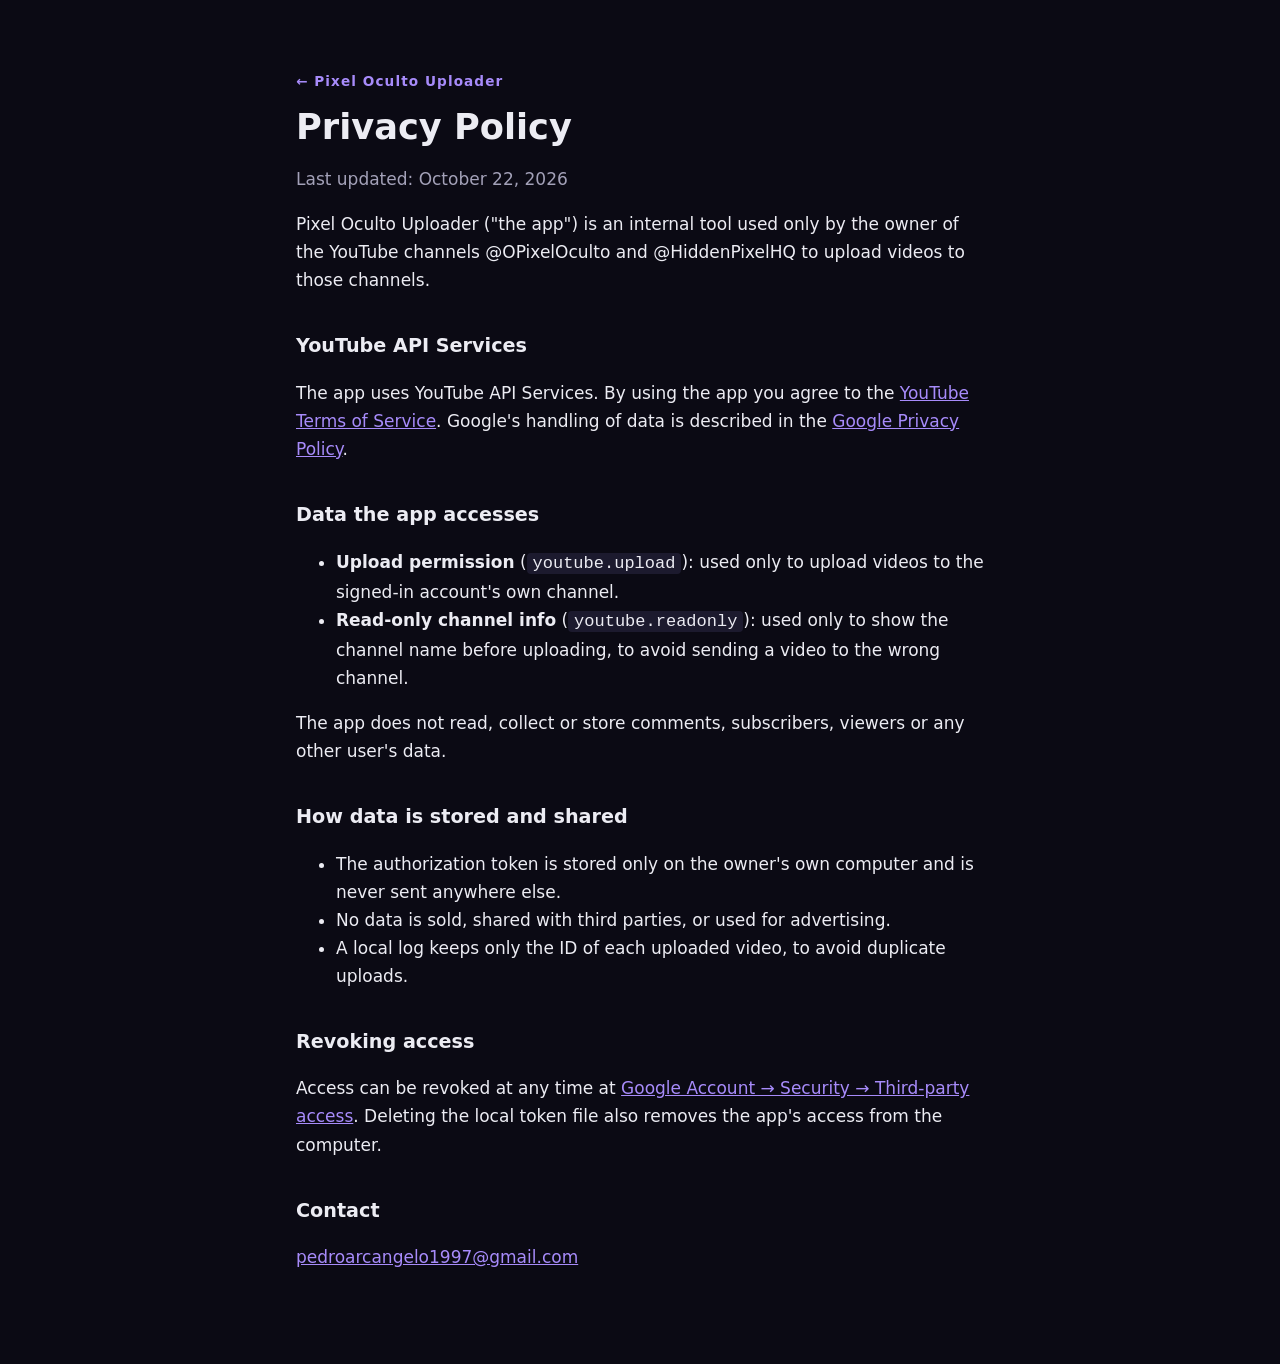
<file: privacy.html>
<!doctype html>
<html lang="en">
<head>
<meta charset="utf-8">
<meta name="viewport" content="width=device-width, initial-scale=1">
<title>Privacy Policy · Pixel Oculto Uploader</title>
<link rel="stylesheet" href="style.css">
</head>
<body>
<main>
  <p class="tag"><a href="./">← Pixel Oculto Uploader</a></p>
  <h1>Privacy Policy</h1>
  <p class="muted">Last updated: October 22, 2026</p>

  <p>Pixel Oculto Uploader ("the app") is an internal tool used only by the owner of the YouTube channels
    @OPixelOculto and @HiddenPixelHQ to upload videos to those channels.</p>

  <h2>YouTube API Services</h2>
  <p>The app uses YouTube API Services. By using the app you agree to the
    <a href="https://www.youtube.com/t/terms">YouTube Terms of Service</a>. Google's handling of data is described in the
    <a href="https://policies.google.com/privacy">Google Privacy Policy</a>.</p>

  <h2>Data the app accesses</h2>
  <ul>
    <li><strong>Upload permission</strong> (<code>youtube.upload</code>): used only to upload videos to the signed-in account's own channel.</li>
    <li><strong>Read-only channel info</strong> (<code>youtube.readonly</code>): used only to show the channel name before uploading, to avoid sending a video to the wrong channel.</li>
  </ul>
  <p>The app does not read, collect or store comments, subscribers, viewers or any other user's data.</p>

  <h2>How data is stored and shared</h2>
  <ul>
    <li>The authorization token is stored only on the owner's own computer and is never sent anywhere else.</li>
    <li>No data is sold, shared with third parties, or used for advertising.</li>
    <li>A local log keeps only the ID of each uploaded video, to avoid duplicate uploads.</li>
  </ul>

  <h2>Revoking access</h2>
  <p>Access can be revoked at any time at
    <a href="https://myaccount.google.com/permissions">Google Account → Security → Third-party access</a>.
    Deleting the local token file also removes the app's access from the computer.</p>

  <h2>Contact</h2>
  <p><a href="mailto:pedroarcangelo1997@gmail.com">pedroarcangelo1997@gmail.com</a></p>
</main>
</body>
</html>
</file>
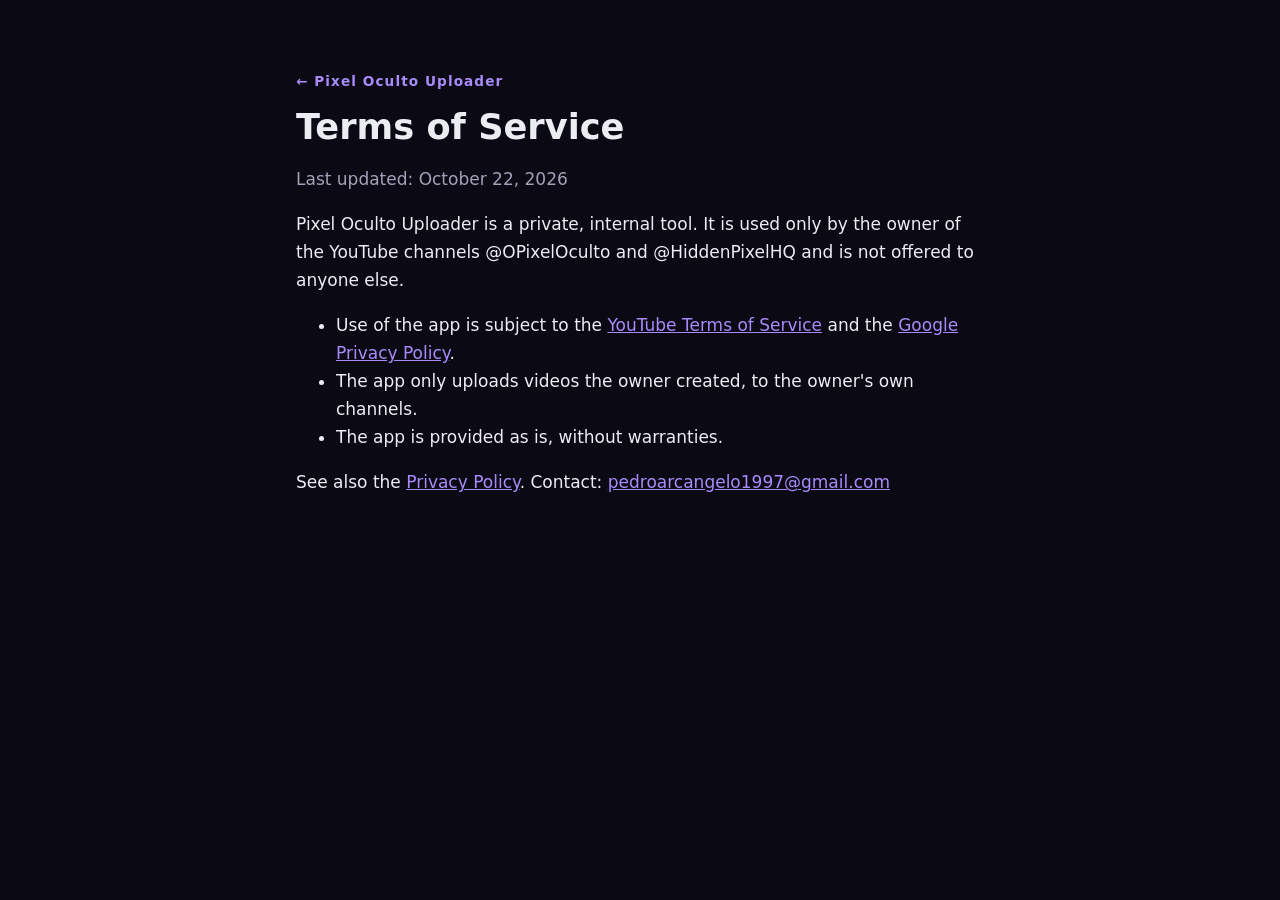
<file: terms.html>
<!doctype html>
<html lang="en">
<head>
<meta charset="utf-8">
<meta name="viewport" content="width=device-width, initial-scale=1">
<title>Terms of Service · Pixel Oculto Uploader</title>
<link rel="stylesheet" href="style.css">
</head>
<body>
<main>
  <p class="tag"><a href="./">← Pixel Oculto Uploader</a></p>
  <h1>Terms of Service</h1>
  <p class="muted">Last updated: October 22, 2026</p>

  <p>Pixel Oculto Uploader is a private, internal tool. It is used only by the owner of the YouTube channels
    @OPixelOculto and @HiddenPixelHQ and is not offered to anyone else.</p>
  <ul>
    <li>Use of the app is subject to the <a href="https://www.youtube.com/t/terms">YouTube Terms of Service</a>
      and the <a href="https://policies.google.com/privacy">Google Privacy Policy</a>.</li>
    <li>The app only uploads videos the owner created, to the owner's own channels.</li>
    <li>The app is provided as is, without warranties.</li>
  </ul>
  <p>See also the <a href="privacy.html">Privacy Policy</a>.
    Contact: <a href="mailto:pedroarcangelo1997@gmail.com">pedroarcangelo1997@gmail.com</a></p>
</main>
</body>
</html>
</file>
<file: style.css>
:root {
  --bg: #0b0a14;
  --fg: #ececf3;
  --muted: #a3a1b8;
  --accent: #a78bfa;
  --line: #2a2840;
}
* { box-sizing: border-box; }
body {
  margin: 0;
  background: var(--bg);
  color: var(--fg);
  font: 17px/1.65 system-ui, -apple-system, "Segoe UI", Roboto, sans-serif;
}
main { max-width: 720px; margin: 0 auto; padding: 56px 16px 80px; }
h1 { font-size: 2.2rem; line-height: 1.2; margin: 8px 0 16px; }
h2 { font-size: 1.2rem; margin-top: 36px; }
a { color: var(--accent); }
.tag { font-weight: 800; letter-spacing: .08em; font-size: .85rem; color: var(--muted); }
.tag a { text-decoration: none; }
.lead { font-size: 1.1rem; }
.muted, .pt { color: var(--muted); }
.links { margin-top: 40px; }
code { background: #1c1a2e; padding: 1px 6px; border-radius: 4px; }
hr { border: 0; border-top: 1px solid var(--line); margin: 40px 0 24px; }
</file>
